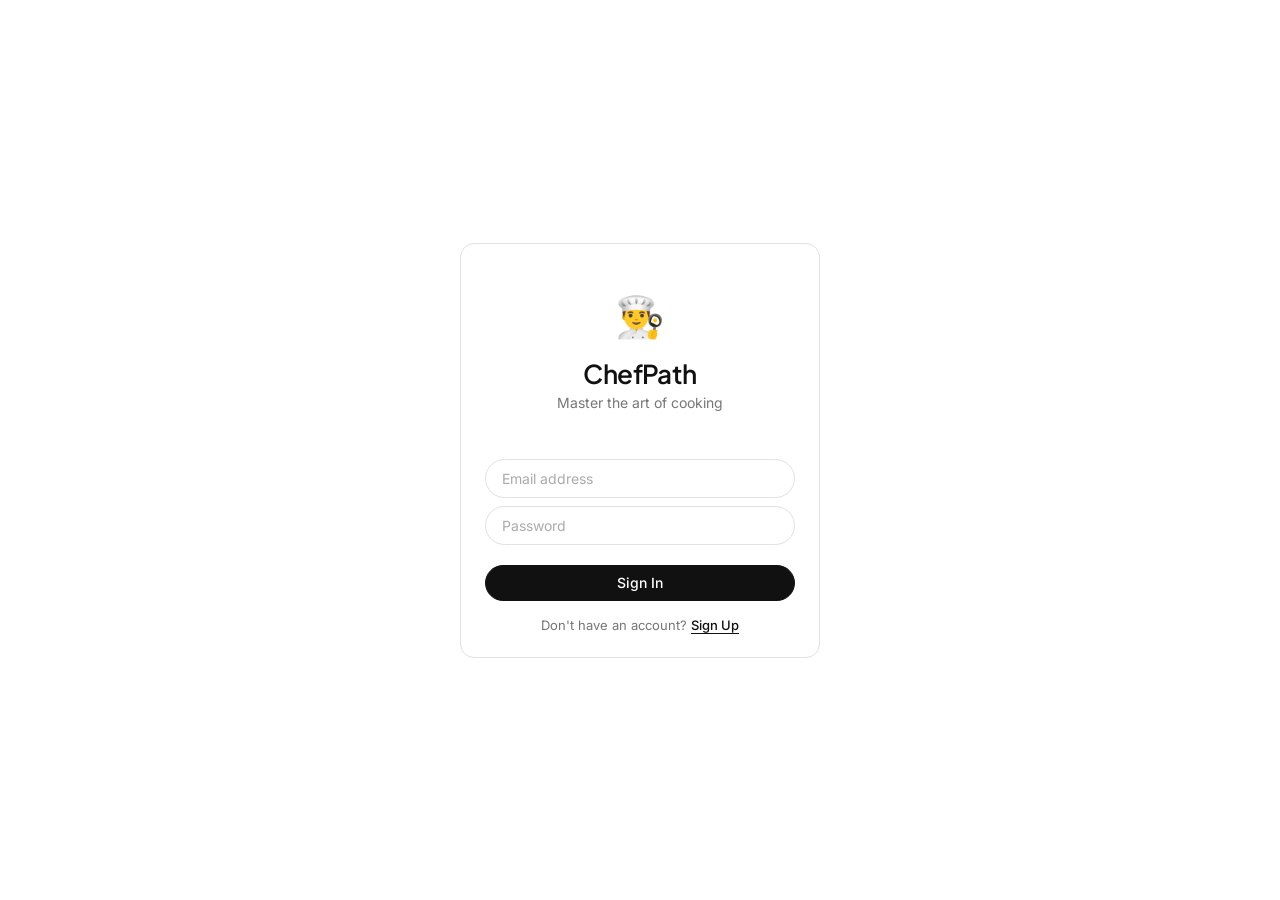
<file: docs/index.html>
<!DOCTYPE html>
<html lang="en" >
<head>
  <meta charset="UTF-8"/>
  <meta name="viewport" content="width=device-width, initial-scale=1.0"/>
  <meta name="description" content="ChefPath — Master the art of cooking through structured video lectures."/>
  <title>Sign In — ChefPath</title>
  <link rel="stylesheet" href="./css/design-system.css"/>
</head>
<body>
  <div id="loading-overlay" class="loading-overlay hidden"><div class="spinner"></div></div>

  <main class="page-login">
    <div class="login-card">
      <span class="login-icon">👨‍🍳</span>
      <h1 class="login-title">ChefPath</h1>
      <p class="login-subtitle">Master the art of cooking</p>

      <div id="auth-error" class="login-error"></div>

      <form id="login-form" class="login-form" onsubmit="return handleLogin(event)">
        <input id="email" type="email" class="input-field" placeholder="Email address" required autocomplete="email"/>
        <input id="password" type="password" class="input-field" placeholder="Password" required minlength="6" autocomplete="current-password"/>
        
        <div id="captcha-container" style="display:none; margin-top:8px; flex-direction:column; gap:8px;">
          <div style="display:flex; align-items:center; gap:8px;">
            <canvas id="captcha-canvas" width="120" height="40" style="border: 1px solid var(--border); border-radius: var(--radius-pill); background: var(--snow);"></canvas>
            <button type="button" onclick="refreshCaptcha()" style="background:none; border:1px solid var(--border); border-radius:50%; width:32px; height:32px; cursor:pointer; display:flex; align-items:center; justify-content:center; color:var(--black);">🔄</button>
          </div>
          <input id="captcha-input" type="text" class="input-field" placeholder="Enter CAPTCHA" autocomplete="off"/>
        </div>

        <button type="submit" id="btn-login" class="btn btn-black btn-full" style="margin-top:12px;">Sign In</button>
      </form>

      <p class="login-footer">
        Don't have an account?
        <a href="#" id="toggle-mode" onclick="toggleMode(event)">Sign Up</a>
      </p>
    </div>
  </main>

  <script src="./js/config.js"></script>
  <script src="./js/supabase-auth.js"></script>
  <script>
    let isSignUp = false;
    let currentCaptcha = "";

    function generateCaptchaText() {
        const chars = "0123456789abcdefghijklmnopqrstuvwxyzABCDEFGHIJKLMNOPQRSTUVWXYZ";
        let str = "";
        for (let i = 0; i < 5; i++) str += chars[Math.floor(Math.random() * chars.length)];
        return str;
    }

    function drawCaptcha(canvasId, text) {
        const canvas = document.getElementById(canvasId);
        if (!canvas) return;
        const ctx = canvas.getContext('2d');
        ctx.clearRect(0, 0, canvas.width, canvas.height);
        ctx.font = "bold 20px sans-serif";
        ctx.textBaseline = "middle";
        // Noise
        for(let i = 0; i < 30; i++) {
            ctx.fillStyle = `rgba(0,0,0,0.1)`;
            ctx.beginPath();
            ctx.arc(Math.random()*canvas.width, Math.random()*canvas.height, Math.random()*2, 0, Math.PI*2);
            ctx.fill();
        }
        // Text
        for (let i = 0; i < text.length; i++) {
            ctx.save();
            ctx.translate(15 + i * 20, canvas.height / 2);
            ctx.rotate((Math.random() - 0.5) * 0.4);
            ctx.fillStyle = "#111";
            ctx.fillText(text[i], 0, 0);
            ctx.restore();
        }
    }

    function refreshCaptcha() {
        currentCaptcha = generateCaptchaText();
        drawCaptcha('captcha-canvas', currentCaptcha);
        document.getElementById('captcha-input').value = '';
    }

    function toggleMode(e) {
      e.preventDefault(); isSignUp = !isSignUp;
      const btn = document.getElementById('btn-login');
      const footer = document.querySelector('.login-footer');
      const captchaContainer = document.getElementById('captcha-container');
      const captchaInput = document.getElementById('captcha-input');
      
      if (isSignUp) {
        btn.textContent = 'Create Account';
        footer.innerHTML = 'Already have an account? <a href="#" onclick="toggleMode(event)">Sign In</a>';
        captchaContainer.style.display = 'flex';
        captchaInput.required = true;
        refreshCaptcha();
      } else {
        btn.textContent = 'Sign In';
        footer.innerHTML = 'Don\'t have an account? <a href="#" onclick="toggleMode(event)">Sign Up</a>';
        captchaContainer.style.display = 'none';
        captchaInput.required = false;
      }
    }

    async function handleLogin(e) {
      e.preventDefault();
      const email = document.getElementById('email').value.trim();
      const password = document.getElementById('password').value;
      const errEl = document.getElementById('auth-error');
      const btn = document.getElementById('btn-login');
      errEl.style.display = 'none'; 

      if (isSignUp) {
          const userCaptcha = document.getElementById('captcha-input').value.trim();
          if (userCaptcha !== currentCaptcha) {
              errEl.textContent = 'CAPTCHA is incorrect, please try again.';
              errEl.style.display = 'block';
              refreshCaptcha();
              return false;
          }
      }

      btn.disabled = true;
      btn.textContent = isSignUp ? 'Creating…' : 'Signing in…';
      try {
        if (isSignUp) {
          const d = await Auth.signUp(email, password);
          if (d.access_token) { window.location.href = './dashboard.html'; }
          else { errEl.textContent = '✉️ Check your email to confirm.'; errEl.style.display = 'block'; }
        } else {
          await Auth.signIn(email, password);
          window.location.href = './dashboard.html';
        }
      } catch(err) { errEl.textContent = err.message; errEl.style.display = 'block'; }
      finally { btn.disabled = false; btn.textContent = isSignUp ? 'Create Account' : 'Sign In'; refreshCaptcha(); }
      return false;
    }

    if (Auth.isAuthenticated()) window.location.href = './dashboard.html';
  </script>
</body>
</html>
</file>
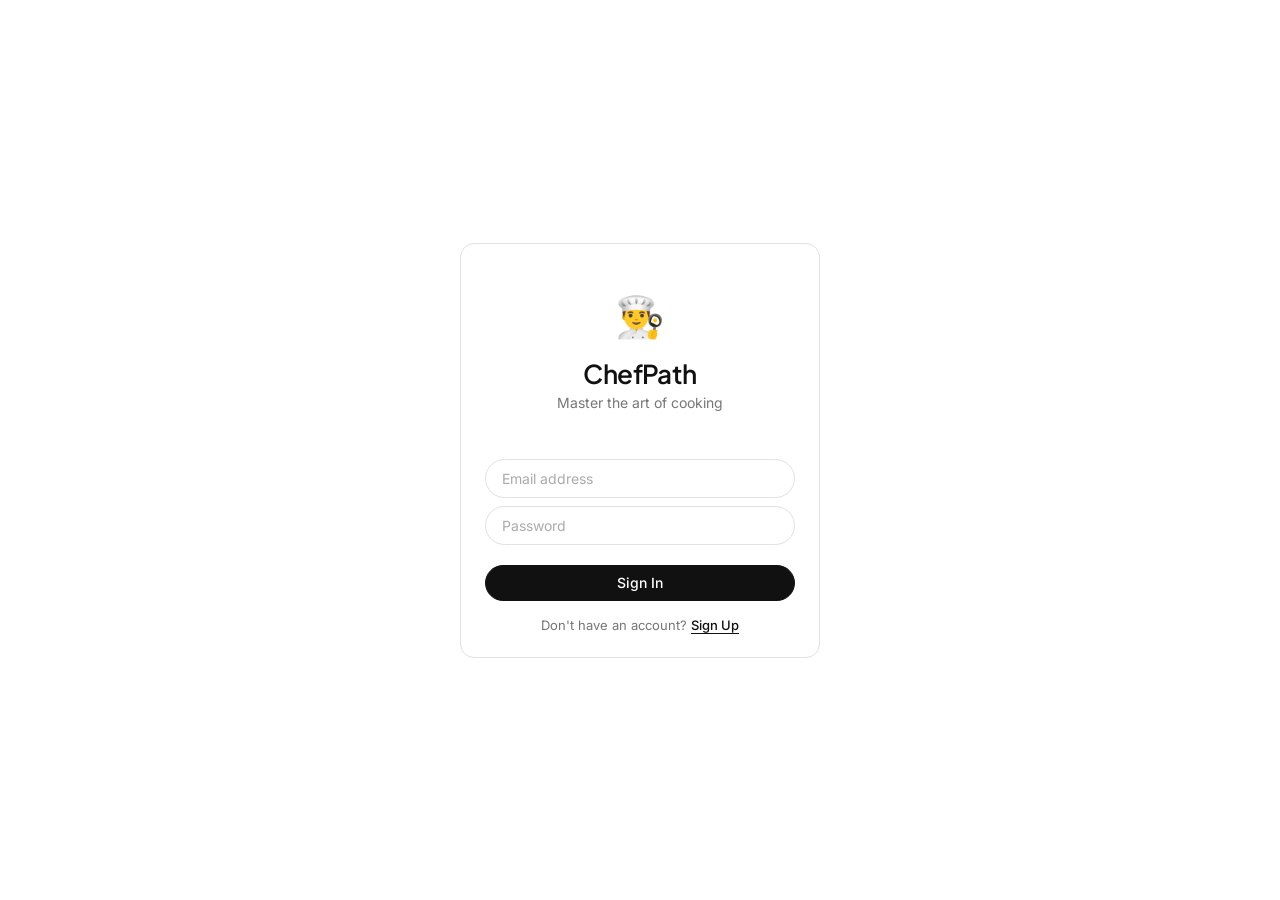
<file: docs/dashboard.html>
<!DOCTYPE html>
<html lang="en">

<head>
  <meta charset="UTF-8" />
  <meta name="viewport" content="width=device-width, initial-scale=1.0" />
  <meta name="description" content="ChefPath Dashboard — your cooking curriculum overview." />
  <title>Dashboard — ChefPath</title>
  <link rel="stylesheet" href="./css/design-system.css" />
  <script>
    (function(){var t=localStorage.getItem('chefpath-theme');if(t)document.documentElement.setAttribute('data-theme',t);})();
  </script>
</head>

<body>
  <div id="loading-overlay" class="loading-overlay">
    <div class="spinner"></div>
  </div>

  <!-- ── NAVBAR ── -->
  <nav class="navbar">
    <div class="navbar__inner">
      <a href="./dashboard.html" class="navbar__logo">
        <span class="navbar__logo-icon">👨‍🍳</span> ChefPath
      </a>
      <div class="navbar__right">
        <div class="streak-badge">
          <span class="streak-badge__icon">🔥</span>
          <span id="streak-label">0 day streak</span>
        </div>
        <a href="./profile.html" class="profile-btn" style="text-decoration: none;">
          <div class="profile-btn__avatar">👤</div>
          <span>Profile</span>
        </a>
      </div>
    </div>
  </nav>

  <!-- ── HERO / INFINITE CAROUSEL ── -->
  <section class="hero-section">
    <div class="container" style="display:flex;flex-direction:column;align-items:center;width:100%;">
      <p class="hero-eyebrow">Your cooking journey</p>
      <h1 class="hero-title">Did you know?</h1>
    </div>

    <!-- Full-bleed carousel wrapper -->
    <div class="carousel-wrapper" style="display:flex; align-items:center; justify-content:center; gap:var(--sp-md); max-width:1040px; margin:0 auto var(--sp-xl); padding:0 var(--sp-lg); width:100%;">
      <button class="carousel-btn carousel-btn--prev" onclick="moveCarousel(-1)" aria-label="Previous fact">&#10094;</button>
      <div class="carousel-infinite" style="width:100%; max-width:900px; margin:0;">
        <div class="carousel-infinite__track" id="fact-carousel-track">

        <!-- ── Original 10 slides ── -->
        <div class="carousel-infinite__slide">
          <div class="carousel-infinite__img"><img src="./img/fact_1.jpg" alt="Honey" loading="eager" /></div>
          <div class="carousel-infinite__body">
            <span class="carousel-infinite__fact-num">Fact 01</span>
            <p class="carousel-infinite__fact-text">Honey never spoils — archaeologists found 3,000-year-old honey in
              Egyptian tombs that was still perfectly edible.</p>
          </div>
        </div>

        <div class="carousel-infinite__slide">
          <div class="carousel-infinite__img"><img src="./img/fact_2.jpg" alt="Tomato" loading="lazy" /></div>
          <div class="carousel-infinite__body">
            <span class="carousel-infinite__fact-num">Fact 02</span>
            <p class="carousel-infinite__fact-text">Tomatoes are botanically fruits but legally treated as vegetables
              due to their savory flavor profile.</p>
          </div>
        </div>

        <div class="carousel-infinite__slide">
          <div class="carousel-infinite__img"><img src="./img/fact_3.jpg" alt="Dark Chocolate" loading="lazy" /></div>
          <div class="carousel-infinite__body">
            <span class="carousel-infinite__fact-num">Fact 03</span>
            <p class="carousel-infinite__fact-text">Dark chocolate contains flavonoids — antioxidants that support
              cardiovascular health and improve blood flow.</p>
          </div>
        </div>

        <div class="carousel-infinite__slide">
          <div class="carousel-infinite__img"><img src="./img/fact_4.jpg" alt="Banana" loading="lazy" /></div>
          <div class="carousel-infinite__body">
            <span class="carousel-infinite__fact-num">Fact 04</span>
            <p class="carousel-infinite__fact-text">Bananas emit trace radiation from potassium-40, but you'd need to
              eat millions at once for it to be harmful.</p>
          </div>
        </div>

        <div class="carousel-infinite__slide">
          <div class="carousel-infinite__img"><img src="./img/fact_5.jpg" alt="Sea Salt" loading="lazy" /></div>
          <div class="carousel-infinite__body">
            <span class="carousel-infinite__fact-num">Fact 05</span>
            <p class="carousel-infinite__fact-text">Sea salt retains trace minerals like magnesium and calcium, giving
              it a richer, brinier flavor than table salt.</p>
          </div>
        </div>

        <div class="carousel-infinite__slide">
          <div class="carousel-infinite__img"><img src="./img/fact_6.jpg" alt="Spice" loading="lazy" /></div>
          <div class="carousel-infinite__body">
            <span class="carousel-infinite__fact-num">Fact 06</span>
            <p class="carousel-infinite__fact-text">Capsaicin in spicy foods triggers heat receptors, prompting the
              brain to release endorphins — a natural high.</p>
          </div>
        </div>

        <div class="carousel-infinite__slide">
          <div class="carousel-infinite__img"><img src="./img/fact_7.jpg" alt="Avocado" loading="lazy" /></div>
          <div class="carousel-infinite__body">
            <span class="carousel-infinite__fact-num">Fact 07</span>
            <p class="carousel-infinite__fact-text">Avocados are technically single-seeded berries packed with
              monounsaturated fats that lower bad cholesterol.</p>
          </div>
        </div>

        <div class="carousel-infinite__slide">
          <div class="carousel-infinite__img"><img src="./img/fact_8.jpg" alt="Fermented foods" loading="lazy" /></div>
          <div class="carousel-infinite__body">
            <span class="carousel-infinite__fact-num">Fact 08</span>
            <p class="carousel-infinite__fact-text">Fermented foods like kimchi, kefir, and yogurt contain live
              probiotics that strengthen the gut microbiome.</p>
          </div>
        </div>

        <div class="carousel-infinite__slide">
          <div class="carousel-infinite__img"><img src="./img/fact_9.jpg" alt="Umami" loading="lazy" /></div>
          <div class="carousel-infinite__body">
            <span class="carousel-infinite__fact-num">Fact 09</span>
            <p class="carousel-infinite__fact-text">Umami — the fifth basic taste — comes from glutamates found
              naturally in aged cheeses, mushrooms, and soy sauce.</p>
          </div>
        </div>

        <div class="carousel-infinite__slide">
          <div class="carousel-infinite__img"><img src="./img/fact_10.jpg" alt="Carrot" loading="lazy" /></div>
          <div class="carousel-infinite__body">
            <span class="carousel-infinite__fact-num">Fact 10</span>
            <p class="carousel-infinite__fact-text">Carrots were originally purple or yellow — the orange variety was
              selectively bred by Dutch farmers in the 17th century.</p>
          </div>
        </div>

        <!-- ── Duplicate for seamless loop ── -->
        <div class="carousel-infinite__slide">
          <div class="carousel-infinite__img"><img src="./img/fact_1.jpg" alt="Honey" loading="lazy" /></div>
          <div class="carousel-infinite__body">
            <span class="carousel-infinite__fact-num">Fact 01</span>
            <p class="carousel-infinite__fact-text">Honey never spoils — archaeologists found 3,000-year-old honey in
              Egyptian tombs that was still perfectly edible.</p>
          </div>
        </div>

        <div class="carousel-infinite__slide">
          <div class="carousel-infinite__img"><img src="./img/fact_2.jpg" alt="Tomato" loading="lazy" /></div>
          <div class="carousel-infinite__body">
            <span class="carousel-infinite__fact-num">Fact 02</span>
            <p class="carousel-infinite__fact-text">Tomatoes are botanically fruits but legally treated as vegetables
              due to their savory flavor profile.</p>
          </div>
        </div>

        <div class="carousel-infinite__slide">
          <div class="carousel-infinite__img"><img src="./img/fact_3.jpg" alt="Dark Chocolate" loading="lazy" /></div>
          <div class="carousel-infinite__body">
            <span class="carousel-infinite__fact-num">Fact 03</span>
            <p class="carousel-infinite__fact-text">Dark chocolate contains flavonoids — antioxidants that support
              cardiovascular health and improve blood flow.</p>
          </div>
        </div>

        <div class="carousel-infinite__slide">
          <div class="carousel-infinite__img"><img src="./img/fact_4.jpg" alt="Banana" loading="lazy" /></div>
          <div class="carousel-infinite__body">
            <span class="carousel-infinite__fact-num">Fact 04</span>
            <p class="carousel-infinite__fact-text">Bananas emit trace radiation from potassium-40, but you'd need to
              eat millions at once for it to be harmful.</p>
          </div>
        </div>

        <div class="carousel-infinite__slide">
          <div class="carousel-infinite__img"><img src="./img/fact_5.jpg" alt="Sea Salt" loading="lazy" /></div>
          <div class="carousel-infinite__body">
            <span class="carousel-infinite__fact-num">Fact 05</span>
            <p class="carousel-infinite__fact-text">Sea salt retains trace minerals like magnesium and calcium, giving
              it a richer, brinier flavor than table salt.</p>
          </div>
        </div>

        <div class="carousel-infinite__slide">
          <div class="carousel-infinite__img"><img src="./img/fact_6.jpg" alt="Spice" loading="lazy" /></div>
          <div class="carousel-infinite__body">
            <span class="carousel-infinite__fact-num">Fact 06</span>
            <p class="carousel-infinite__fact-text">Capsaicin in spicy foods triggers heat receptors, prompting the
              brain to release endorphins — a natural high.</p>
          </div>
        </div>

        <div class="carousel-infinite__slide">
          <div class="carousel-infinite__img"><img src="./img/fact_7.jpg" alt="Avocado" loading="lazy" /></div>
          <div class="carousel-infinite__body">
            <span class="carousel-infinite__fact-num">Fact 07</span>
            <p class="carousel-infinite__fact-text">Avocados are technically single-seeded berries packed with
              monounsaturated fats that lower bad cholesterol.</p>
          </div>
        </div>

        <div class="carousel-infinite__slide">
          <div class="carousel-infinite__img"><img src="./img/fact_8.jpg" alt="Fermented foods" loading="lazy" /></div>
          <div class="carousel-infinite__body">
            <span class="carousel-infinite__fact-num">Fact 08</span>
            <p class="carousel-infinite__fact-text">Fermented foods like kimchi, kefir, and yogurt contain live
              probiotics that strengthen the gut microbiome.</p>
          </div>
        </div>

        <div class="carousel-infinite__slide">
          <div class="carousel-infinite__img"><img src="./img/fact_9.jpg" alt="Umami" loading="lazy" /></div>
          <div class="carousel-infinite__body">
            <span class="carousel-infinite__fact-num">Fact 09</span>
            <p class="carousel-infinite__fact-text">Umami — the fifth basic taste — comes from glutamates found
              naturally in aged cheeses, mushrooms, and soy sauce.</p>
          </div>
        </div>

        <div class="carousel-infinite__slide">
          <div class="carousel-infinite__img"><img src="./img/fact_10.jpg" alt="Carrot" loading="lazy" /></div>
          <div class="carousel-infinite__body">
            <span class="carousel-infinite__fact-num">Fact 10</span>
            <p class="carousel-infinite__fact-text">Carrots were originally purple or yellow — the orange variety was
              selectively bred by Dutch farmers in the 17th century.</p>
          </div>
        </div>

      </div><!-- /track -->
      </div><!-- /carousel-infinite -->
      <button class="carousel-btn carousel-btn--next" onclick="moveCarousel(1)" aria-label="Next fact">&#10095;</button>
    </div><!-- /carousel-wrapper -->

    <div class="container" style="display:flex;flex-direction:column;align-items:center;width:100%;">
      <button class="scroll-cue" onclick="document.getElementById('units-section').scrollIntoView({behavior:'smooth'})"
        aria-label="Scroll to units">
        <span class="scroll-cue__label">See your units</span>
        <span class="scroll-cue__arrow">↓</span>
      </button>
    </div>
  </section>

  <!-- ── UNITS SECTION ── -->
  <section class="units-section" id="units-section">
    <div class="container">
      <p class="section-eyebrow">Curriculum</p>
      <h2 class="section-title">Your 20 Units</h2>
      <div class="units-grid" id="units-grid">
        <!-- populated by app.js -->
      </div>
    </div>
  </section>

  <script src="./js/config.js"></script>
  <script src="./js/supabase-auth.js"></script>
  <script src="./js/app.js"></script>
  <script>
    document.addEventListener('DOMContentLoaded', initDashboard);
  </script>
</body>

</html>
</file>
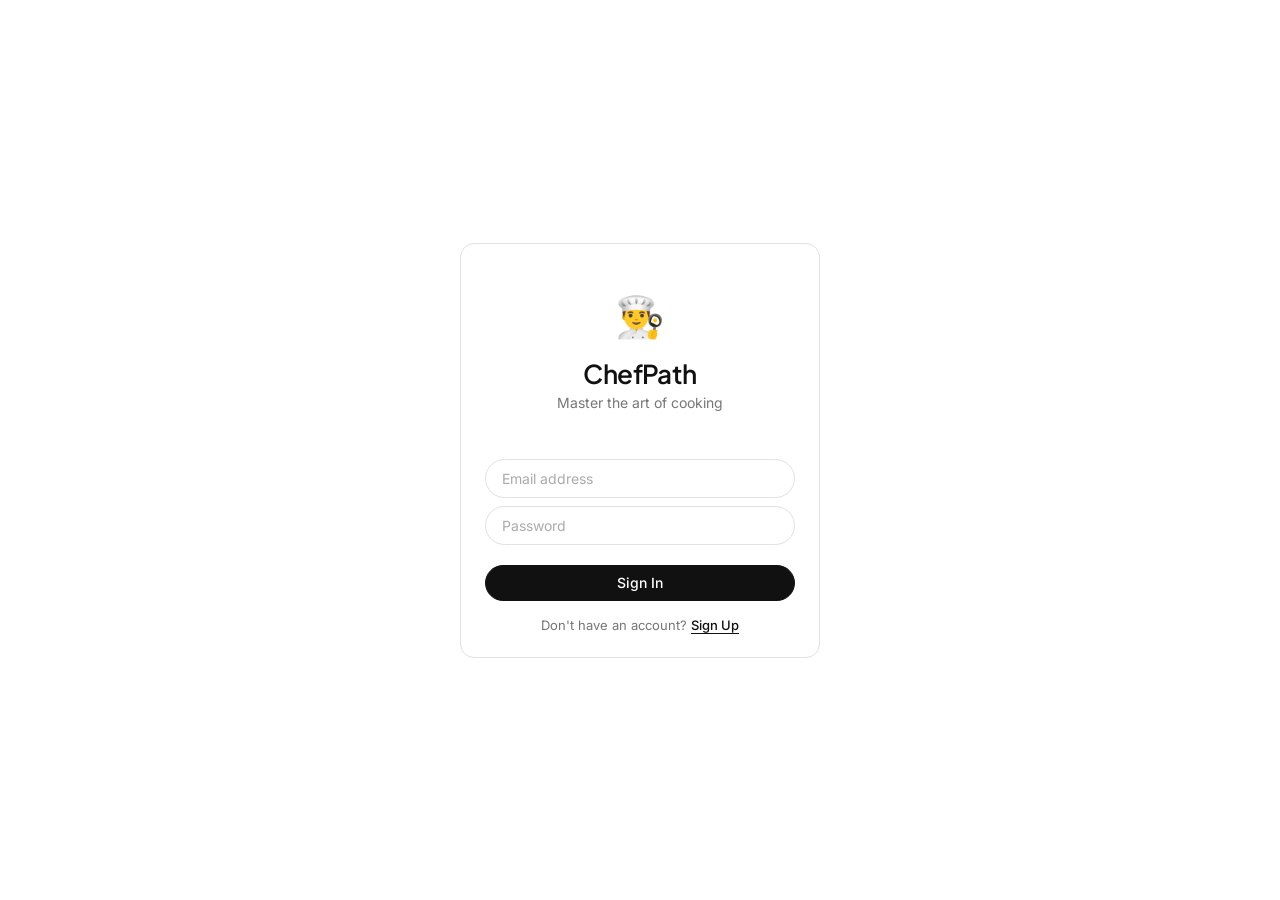
<file: docs/lectures.html>
<!DOCTYPE html>
<html lang="en" >
<head>
  <meta charset="UTF-8"/>
  <meta name="viewport" content="width=device-width, initial-scale=1.0"/>
  <meta name="description" content="ChefPath — Unit lectures."/>
  <title>Unit — ChefPath</title>
  <link rel="stylesheet" href="./css/design-system.css"/>
  <script>
    (function(){var t=localStorage.getItem('chefpath-theme');if(t)document.documentElement.setAttribute('data-theme',t);})();
  </script>
</head>
<body>
  <div id="loading-overlay" class="loading-overlay"><div class="spinner"></div></div>

  <!-- TOP NAVBAR -->
  <nav class="navbar">
    <div class="navbar__inner">
      <a href="./dashboard.html" class="navbar__logo">
        <span class="navbar__logo-icon">👨‍🍳</span> ChefPath
      </a>
      <div class="navbar__right">
        <div class="streak-badge">
          <span class="streak-badge__icon">🔥</span>
          <span id="streak-label">0 day streak</span>
        </div>
        <a href="./profile.html" class="profile-btn" style="text-decoration: none;">
          <div class="profile-btn__avatar">👤</div>
          <span>Profile</span>
        </a>
      </div>
    </div>
  </nav>

  <!-- MAIN CONTENT -->
  <main>
    <div class="container unit-page">
      <div class="unit-page__header">
        <a href="/dashboard#units-section" class="back-link">← Back to curriculum</a>
        <h1 class="unit-page__title" id="unit-title">Loading…</h1>
        <p class="unit-page__subtitle" id="unit-subtitle"></p>
        <p class="unit-page__meta" id="unit-meta"></p>
      </div>
      <div class="lessons-list" id="lessons-list">
        <!-- populated by app.js -->
      </div>
    </div>
  </main>

  <!-- FOOTER UNIT NAV — rendered by JS after data loads -->
  <nav class="unit-footer-nav" id="unit-footer-nav" style="display:none;">
    <div class="unit-footer-nav__inner">
      <!-- Previous button — hidden on unit 1 -->
      <div id="footer-prev-wrap">
        <a id="footer-prev-btn" href="#" class="btn btn-outline">← Previous unit</a>
      </div>
      <!-- Center label -->
      <span class="unit-footer-nav__center" id="footer-unit-label"></span>
      <!-- Next button — hidden on unit 20, disabled if locked -->
      <div id="footer-next-wrap">
        <a id="footer-next-btn" href="#" class="btn btn-black">Next unit →</a>
      </div>
    </div>
  </nav>

  <script src="./js/config.js"></script>
  <script src="./js/supabase-auth.js"></script>
  <script src="./js/app.js"></script>
  <script>
    document.addEventListener('DOMContentLoaded', initLectureList);
  </script>
</body>
</html>
</file>
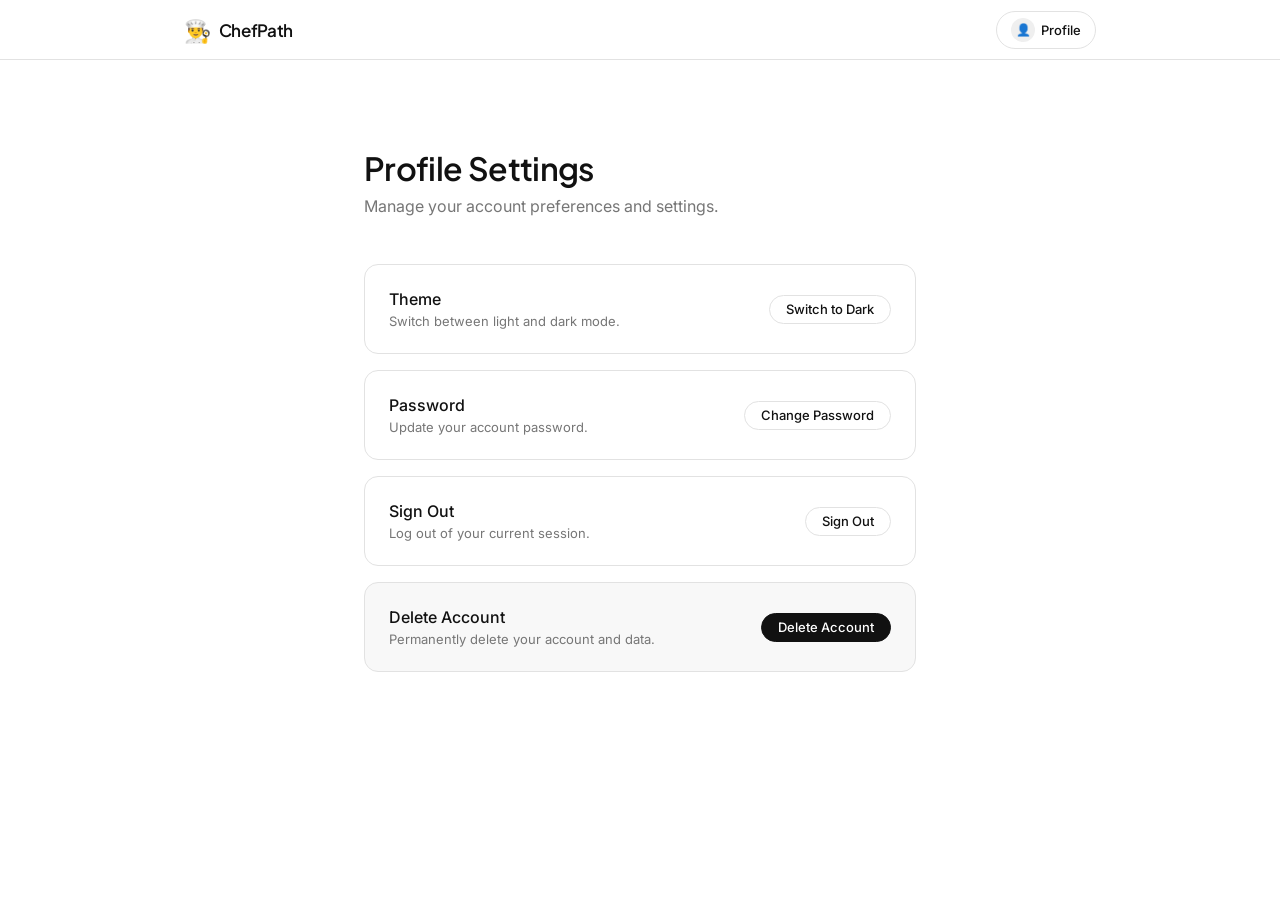
<file: docs/profile.html>
<!DOCTYPE html>
<html lang="en">
<head>
  <meta charset="UTF-8"/>
  <meta name="viewport" content="width=device-width, initial-scale=1.0"/>
  <meta name="description" content="ChefPath Profile Settings"/>
  <title>Profile — ChefPath</title>
  <link rel="stylesheet" href="./css/design-system.css"/>
  <script>
    (function(){var t=localStorage.getItem('chefpath-theme');if(t)document.documentElement.setAttribute('data-theme',t);})();
  </script>
</head>
<body>
  <div id="loading-overlay" class="loading-overlay hidden"><div class="spinner"></div></div>

  <!-- ── NAVBAR ── -->
  <nav class="navbar">
    <div class="navbar__inner">
      <a href="./dashboard.html" class="navbar__logo">
        <span class="navbar__logo-icon">👨‍🍳</span> ChefPath
      </a>
      <div class="navbar__right">
        <a href="./profile.html" class="profile-btn" style="text-decoration: none;">
          <div class="profile-btn__avatar">👤</div>
          <span>Profile</span>
        </a>
      </div>
    </div>
  </nav>

  <!-- ── PROFILE SETTINGS ── -->
  <main class="container" style="max-width: 600px; padding-top: var(--sp-2xl); padding-bottom: var(--sp-2xl);">
    <h1 style="font-family: var(--font-display); font-size: 32px; font-weight: 600; margin-bottom: var(--sp-sm); letter-spacing: -0.02em;">Profile Settings</h1>
    <p style="color: var(--muted); margin-bottom: var(--sp-xl);">Manage your account preferences and settings.</p>

    <div style="display: flex; flex-direction: column; gap: var(--sp-md);">
      
      <!-- Theme Setting -->
      <div style="border: 1px solid var(--border); border-radius: var(--radius-card); padding: var(--sp-lg); display: flex; align-items: center; justify-content: space-between;">
        <div>
          <h2 style="font-size: 16px; font-weight: 500; margin-bottom: 4px;">Theme</h2>
          <p style="font-size: 13px; color: var(--muted);">Switch between light and dark mode.</p>
        </div>
        <button id="btn-toggle-theme" class="btn btn-outline btn-sm">Toggle Theme</button>
      </div>

      <!-- Password Setting -->
      <div style="border: 1px solid var(--border); border-radius: var(--radius-card); padding: var(--sp-lg); display: flex; align-items: center; justify-content: space-between;">
        <div>
          <h2 style="font-size: 16px; font-weight: 500; margin-bottom: 4px;">Password</h2>
          <p style="font-size: 13px; color: var(--muted);">Update your account password.</p>
        </div>
        <button class="btn btn-outline btn-sm">Change Password</button>
      </div>

      <!-- Sign Out -->
      <div style="border: 1px solid var(--border); border-radius: var(--radius-card); padding: var(--sp-lg); display: flex; align-items: center; justify-content: space-between;">
        <div>
          <h2 style="font-size: 16px; font-weight: 500; margin-bottom: 4px;">Sign Out</h2>
          <p style="font-size: 13px; color: var(--muted);">Log out of your current session.</p>
        </div>
        <button id="btn-sign-out" class="btn btn-outline btn-sm">Sign Out</button>
      </div>

      <!-- Delete Account -->
      <div style="border: 1px solid var(--border); border-radius: var(--radius-card); padding: var(--sp-lg); display: flex; align-items: center; justify-content: space-between; background: var(--snow);">
        <div>
          <h2 style="font-size: 16px; font-weight: 500; margin-bottom: 4px; color: var(--black);">Delete Account</h2>
          <p style="font-size: 13px; color: var(--muted);">Permanently delete your account and data.</p>
        </div>
        <button id="btn-show-delete" class="btn btn-black btn-sm">Delete Account</button>
      </div>

    </div>
  </main>

  <!-- ── DELETE ACCOUNT MODAL ── -->
  <div id="delete-modal" style="display:none; position:fixed; top:0; left:0; width:100%; height:100%; background:rgba(0,0,0,0.5); align-items:center; justify-content:center; z-index:1000; padding:var(--sp-md);">
    <div style="background:var(--snow); padding:var(--sp-xl); border-radius:var(--radius-card); width:100%; max-width:400px; text-align:center; border: 1px solid var(--border);">
      <h2 style="font-size:20px; font-weight:600; margin-bottom:8px; font-family:var(--font-display);">Confirm Deletion</h2>
      <p style="color:var(--muted); margin-bottom:20px; font-size:14px;">Please complete the CAPTCHA to confirm you want to delete your account.</p>
      
      <div style="display:flex; align-items:center; justify-content:center; gap:8px; margin-bottom:12px;">
         <canvas id="delete-captcha-canvas" width="120" height="40" style="border:1px solid var(--border); border-radius:var(--radius-pill); background: white;"></canvas>
         <button type="button" onclick="refreshDeleteCaptcha()" style="background:none; border:1px solid var(--border); border-radius:50%; width:32px; height:32px; cursor:pointer; display:flex; align-items:center; justify-content:center; color:var(--black);">🔄</button>
      </div>
      
      <input type="text" id="delete-captcha-input" class="input-field" placeholder="Enter CAPTCHA" style="margin-bottom:16px;" autocomplete="off" />
      <div id="delete-error" style="color:#ef4444; font-size:13px; margin-bottom:16px; display:none;"></div>
      
      <div style="display:flex; gap:12px;">
         <button id="btn-cancel-delete" class="btn btn-outline" style="flex:1;">Cancel</button>
         <button id="btn-confirm-delete" class="btn btn-black" style="flex:1; background:#ef4444; border-color:#ef4444; color:white;">Delete</button>
      </div>
    </div>
  </div>

  <script src="./js/config.js"></script>
  <script src="./js/supabase-auth.js"></script>
  <script>
    // ── Theme ──
    const root = document.documentElement;
    const THEME_KEY = 'chefpath-theme';
    function applyTheme(theme) {
      root.setAttribute('data-theme', theme);
      localStorage.setItem(THEME_KEY, theme);
      const btn = document.getElementById('btn-toggle-theme');
      if (btn) btn.textContent = theme === 'dark' ? 'Switch to Light' : 'Switch to Dark';
    }
    applyTheme(localStorage.getItem(THEME_KEY) || 'light');
    document.getElementById('btn-toggle-theme').addEventListener('click', function () {
      const current = root.getAttribute('data-theme') || 'light';
      applyTheme(current === 'dark' ? 'light' : 'dark');
    });

    // ── Sign Out ──
    document.getElementById('btn-sign-out').addEventListener('click', async function () {
      try { await Auth.signOut(); } catch (e) {}
      window.location.href = './index.html';
    });

    // ── Delete Account CAPTCHA & Logic ──
    let deleteCaptchaText = "";

    function generateCaptchaText() {
        const chars = "0123456789abcdefghijklmnopqrstuvwxyzABCDEFGHIJKLMNOPQRSTUVWXYZ";
        let str = "";
        for (let i = 0; i < 5; i++) str += chars[Math.floor(Math.random() * chars.length)];
        return str;
    }

    function drawCaptchaCanvas(canvasId, text) {
        const canvas = document.getElementById(canvasId);
        if (!canvas) return;
        const ctx = canvas.getContext('2d');
        ctx.clearRect(0, 0, canvas.width, canvas.height);
        ctx.font = "bold 20px sans-serif";
        ctx.textBaseline = "middle";
        // Noise
        for(let i = 0; i < 30; i++) {
            ctx.fillStyle = `rgba(0,0,0,0.1)`;
            ctx.beginPath();
            ctx.arc(Math.random()*canvas.width, Math.random()*canvas.height, Math.random()*2, 0, Math.PI*2);
            ctx.fill();
        }
        // Text
        for (let i = 0; i < text.length; i++) {
            ctx.save();
            ctx.translate(15 + i * 20, canvas.height / 2);
            ctx.rotate((Math.random() - 0.5) * 0.4);
            ctx.fillStyle = "#111";
            ctx.fillText(text[i], 0, 0);
            ctx.restore();
        }
    }

    function refreshDeleteCaptcha() {
        deleteCaptchaText = generateCaptchaText();
        drawCaptchaCanvas('delete-captcha-canvas', deleteCaptchaText);
        document.getElementById('delete-captcha-input').value = '';
    }

    const deleteModal = document.getElementById('delete-modal');
    const btnShowDelete = document.getElementById('btn-show-delete');
    const btnCancelDelete = document.getElementById('btn-cancel-delete');
    const btnConfirmDelete = document.getElementById('btn-confirm-delete');
    const deleteError = document.getElementById('delete-error');

    btnShowDelete.addEventListener('click', () => {
        deleteModal.style.display = 'flex';
        refreshDeleteCaptcha();
        deleteError.style.display = 'none';
    });

    btnCancelDelete.addEventListener('click', () => {
        deleteModal.style.display = 'none';
    });

    btnConfirmDelete.addEventListener('click', async () => {
        const val = document.getElementById('delete-captcha-input').value.trim();
        if (val !== deleteCaptchaText) {
            deleteError.textContent = "CAPTCHA is incorrect, please try again.";
            deleteError.style.display = 'block';
            refreshDeleteCaptcha();
            return;
        }
        
        btnConfirmDelete.disabled = true;
        btnConfirmDelete.textContent = "Deleting...";
        try {
            const userId = Session.getUserId();
            if (userId) {
                // Delete user data from public tables if possible, using Supabase REST
                // Assuming RLS allows users to delete their own records in `users`
                await fetch(`${SUPABASE_URL}/rest/v1/users?id=eq.${userId}`, {
                    method: 'DELETE',
                    headers: {
                        'apikey': SUPABASE_ANON_KEY,
                        'Authorization': `Bearer ${Session.getJwt()}`
                    }
                });
            }
            // Sign out
            await Auth.signOut();
            window.location.href = './index.html';
        } catch(err) {
            deleteError.textContent = "Failed to delete account. Please try again.";
            deleteError.style.display = 'block';
            btnConfirmDelete.disabled = false;
            btnConfirmDelete.textContent = "Delete";
            refreshDeleteCaptcha();
        }
    });
  </script>
</body>
</html>
</file>
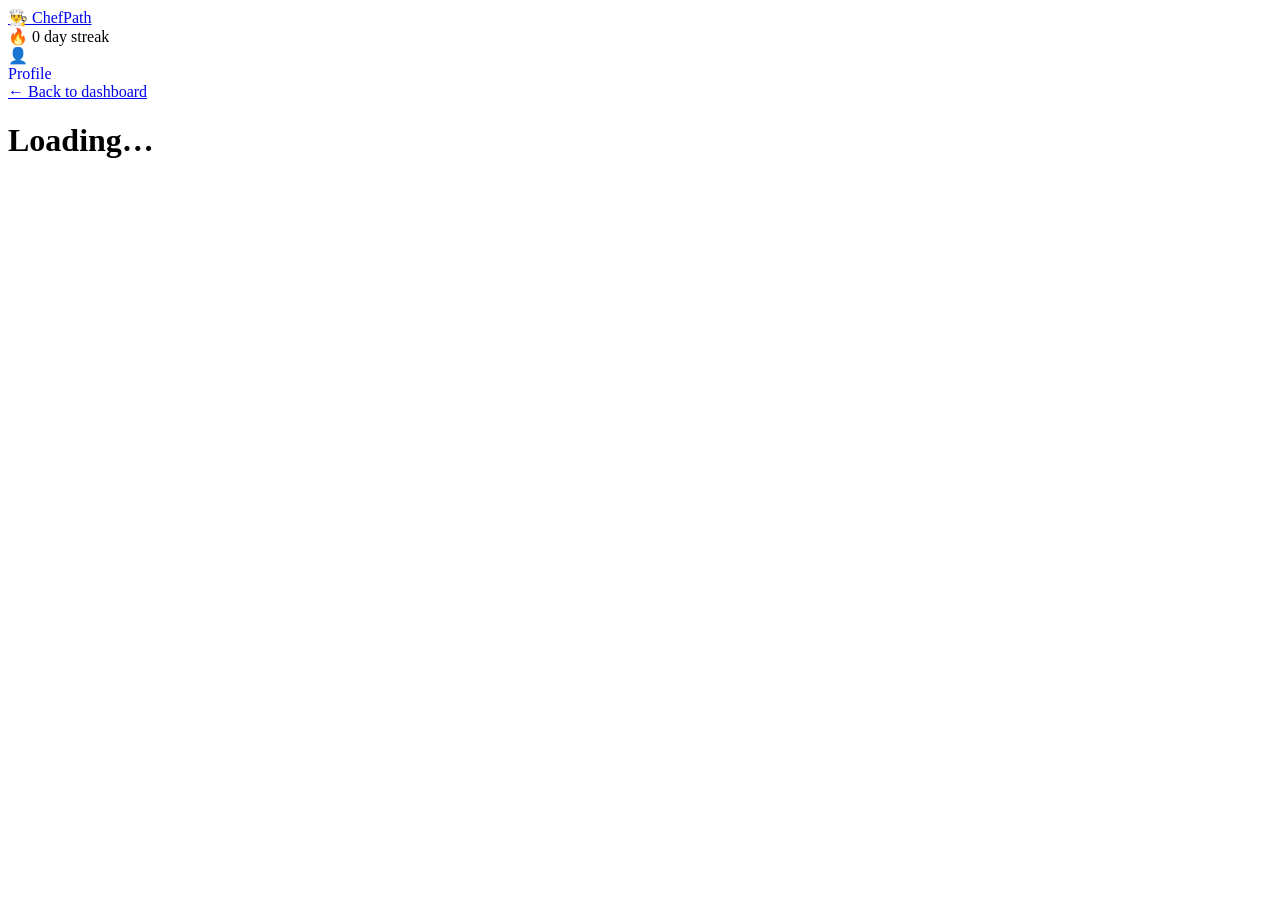
<file: src/main/resources/templates/lectures.html>
<!DOCTYPE html>
<html lang="en" xmlns:th="http://www.thymeleaf.org">

<head>
  <meta charset="UTF-8" />
  <meta name="viewport" content="width=device-width, initial-scale=1.0" />
  <meta name="description" content="ChefPath — Unit lectures." />
  <title>Unit — ChefPath</title>
  <link rel="stylesheet" th:href="@{/css/design-system.css}" />
  <script>
    (function(){var t=localStorage.getItem('chefpath-theme');if(t)document.documentElement.setAttribute('data-theme',t);})();
  </script>
</head>

<body>
  <div id="loading-overlay" class="loading-overlay">
    <div class="spinner"></div>
  </div>

  <!-- TOP NAVBAR -->
  <nav class="navbar">
    <div class="navbar__inner">
      <a href="/dashboard" class="navbar__logo">
        <span class="navbar__logo-icon">👨‍🍳</span> ChefPath
      </a>
      <div class="navbar__right">
        <div class="streak-badge">
          <span class="streak-badge__icon">🔥</span>
          <span id="streak-label">0 day streak</span>
        </div>
        <a href="/profile" class="profile-btn" style="text-decoration: none;">
          <div class="profile-btn__avatar">👤</div>
          <span>Profile</span>
        </a>
      </div>
    </div>
  </nav>

  <!-- MAIN CONTENT -->
  <main>
    <div class="container unit-page">
      <div class="unit-page__header">
        <a href="/dashboard#units-section" class="back-link">← Back to dashboard</a>
        <h1 class="unit-page__title" id="unit-title">Loading…</h1>
        <p class="unit-page__subtitle" id="unit-subtitle"></p>
        <p class="unit-page__meta" id="unit-meta"></p>
      </div>
      <div class="lessons-list" id="lessons-list">
        <!-- populated by app.js -->
      </div>
    </div>
  </main>

  <!-- FOOTER UNIT NAV — rendered by JS after data loads -->
  <nav class="unit-footer-nav" id="unit-footer-nav" style="display:none;">
    <div class="unit-footer-nav__inner">
      <!-- Previous button — hidden on unit 1 -->
      <div id="footer-prev-wrap">
        <a id="footer-prev-btn" href="#" class="btn btn-outline">← Previous unit</a>
      </div>
      <!-- Center label -->
      <span class="unit-footer-nav__center" id="footer-unit-label"></span>
      <!-- Next button — hidden on unit 20, disabled if locked -->
      <div id="footer-next-wrap">
        <a id="footer-next-btn" href="#" class="btn btn-black">Next unit →</a>
      </div>
    </div>
  </nav>

  <script th:inline="javascript">
    window.__SUPABASE_URL__ = /*[[${supabaseUrl}]]*/ '';
    window.__SUPABASE_ANON_KEY__ = /*[[${supabaseAnonKey}]]*/ '';
  </script>
  <script th:src="@{/js/supabase-auth.js}"></script>
  <script th:src="@{/js/app.js}"></script>
  <script>
    document.addEventListener('DOMContentLoaded', initLectureList);
  </script>
</body>

</html>
</file>
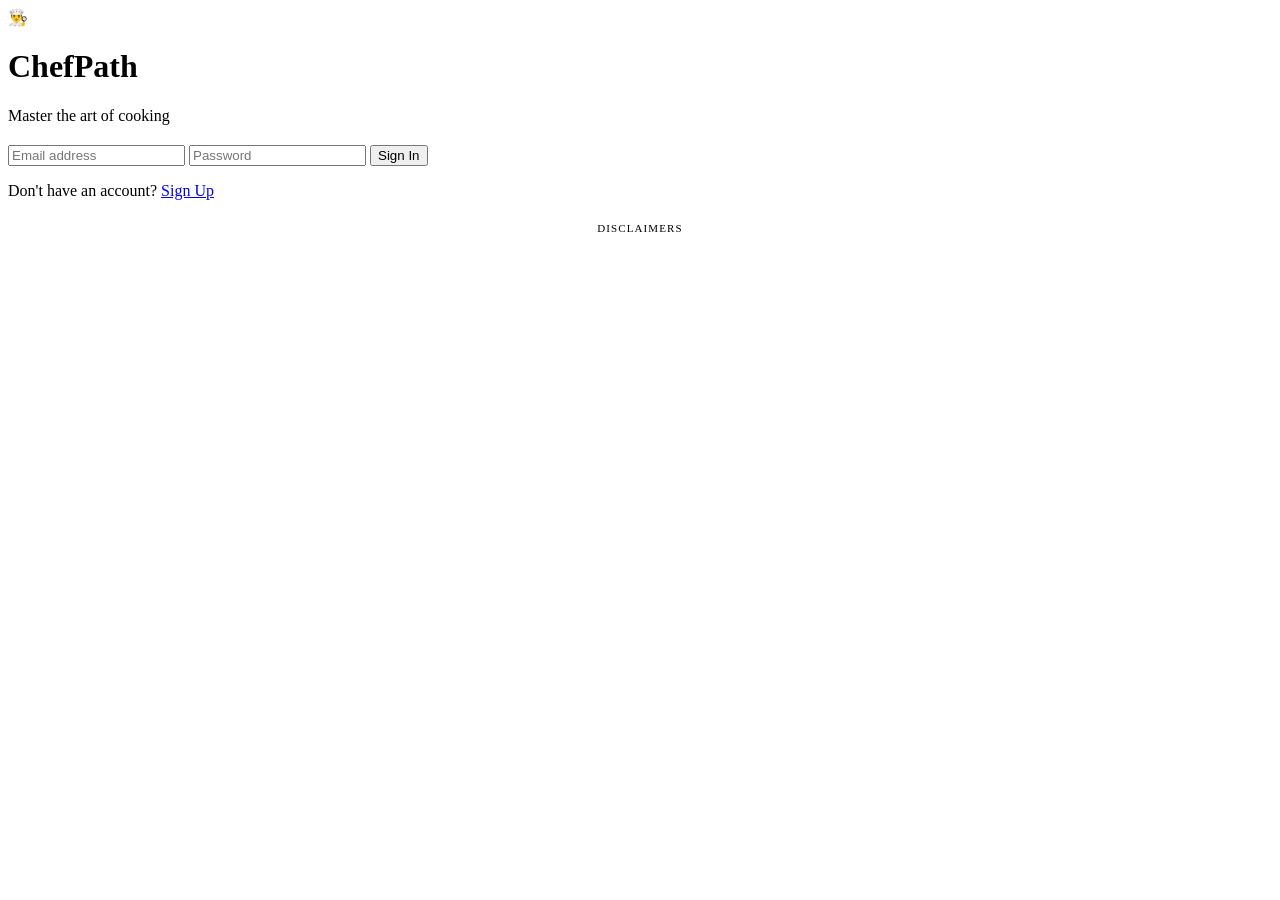
<file: src/main/resources/templates/login.html>
<!DOCTYPE html>
<html lang="en" xmlns:th="http://www.thymeleaf.org">
<head>
  <meta charset="UTF-8"/>
  <meta name="viewport" content="width=device-width, initial-scale=1.0"/>
  <meta name="description" content="ChefPath — Master the art of cooking through structured video lectures."/>
  <title>Sign In — ChefPath</title>
  <link rel="stylesheet" th:href="@{/css/design-system.css}"/>
  <script>
    (function(){var t=localStorage.getItem('chefpath-theme');if(t)document.documentElement.setAttribute('data-theme',t);})();
  </script>
</head>
<body>
  <div id="loading-overlay" class="loading-overlay hidden"><div class="spinner"></div></div>

  <main class="page-login">
    <div class="login-card">
      <span class="login-icon">👨‍🍳</span>
      <h1 class="login-title">ChefPath</h1>
      <p class="login-subtitle">Master the art of cooking</p>

      <div id="auth-error" class="login-error"></div>

      <form id="login-form" class="login-form" onsubmit="return handleLogin(event)">
        <input id="email" type="email" class="input-field" placeholder="Email address" required autocomplete="email"/>
        <input id="password" type="password" class="input-field" placeholder="Password" required minlength="6" autocomplete="current-password"/>
        <button type="submit" id="btn-login" class="btn btn-black btn-full" style="margin-top:4px;">Sign In</button>
      </form>

      <p class="login-footer">
        Don't have an account?
        <a href="#" id="toggle-mode" onclick="toggleMode(event)">Sign Up</a>
      </p>

      <div style="margin-top: var(--sp-md); text-align: center;">
        <a href="/Disclaimer.pdf" target="_blank" rel="noopener noreferrer"
           style="font-size:11px; letter-spacing:0.1em; color:var(--muted);
                  text-decoration:none; text-transform:uppercase; font-weight:500;
                  padding:6px 14px; border:1px solid var(--border);
                  border-radius:9999px; display:inline-block;
                  transition:border-color 0.15s, color 0.15s;">
          Disclaimers
        </a>
      </div>
    </div>
  </main>

  <script th:inline="javascript">
    window.__SUPABASE_URL__      = /*[[${supabaseUrl}]]*/ '';
    window.__SUPABASE_ANON_KEY__ = /*[[${supabaseAnonKey}]]*/ '';
  </script>
  <script th:src="@{/js/supabase-auth.js}"></script>
  <script>
    let isSignUp = false;
    function toggleMode(e) {
      e.preventDefault(); isSignUp = !isSignUp;
      const btn = document.getElementById('btn-login');
      const footer = document.querySelector('.login-footer');
      if (isSignUp) {
        btn.textContent = 'Create Account';
        footer.innerHTML = 'Already have an account? <a href="#" onclick="toggleMode(event)">Sign In</a>';
      } else {
        btn.textContent = 'Sign In';
        footer.innerHTML = 'Don\'t have an account? <a href="#" onclick="toggleMode(event)">Sign Up</a>';
      }
    }
    async function handleLogin(e) {
      e.preventDefault();
      const email = document.getElementById('email').value.trim();
      const password = document.getElementById('password').value;
      const errEl = document.getElementById('auth-error');
      const btn = document.getElementById('btn-login');
      errEl.style.display = 'none'; btn.disabled = true;
      btn.textContent = isSignUp ? 'Creating…' : 'Signing in…';
      try {
        if (isSignUp) {
          const d = await Auth.signUp(email, password);
          if (d.access_token) { window.location.href = '/dashboard'; }
          else { errEl.textContent = '✉️ Check your email to confirm.'; errEl.style.display = 'block'; }
        } else {
          await Auth.signIn(email, password);
          window.location.href = '/dashboard';
        }
      } catch(err) { errEl.textContent = err.message; errEl.style.display = 'block'; }
      finally { btn.disabled = false; btn.textContent = isSignUp ? 'Create Account' : 'Sign In'; }
      return false;
    }
    if (Auth.isAuthenticated()) window.location.href = '/dashboard';
  </script>
</body>
</html>
</file>
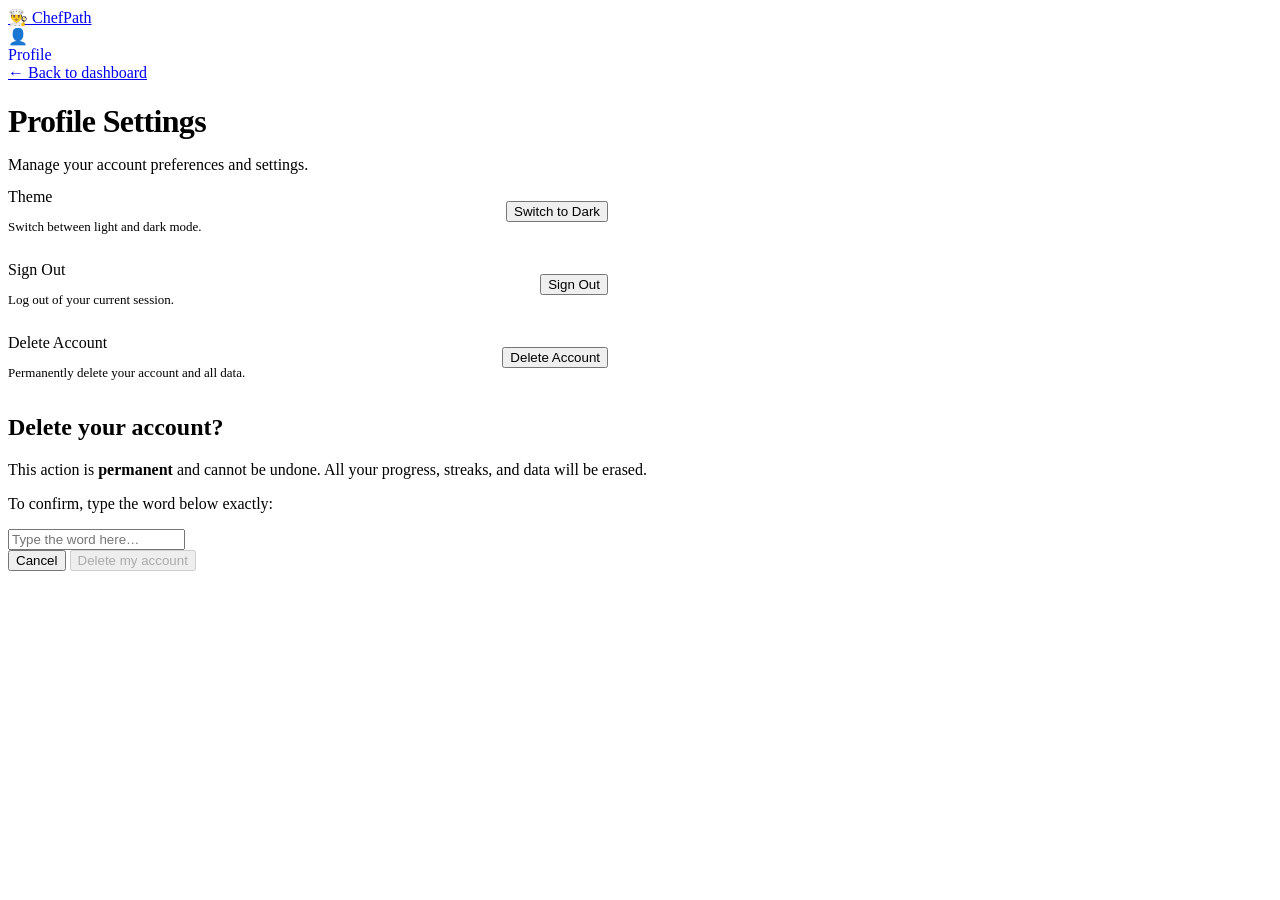
<file: src/main/resources/templates/profile.html>
<!DOCTYPE html>
<html lang="en" xmlns:th="http://www.thymeleaf.org">

<head>
  <meta charset="UTF-8" />
  <meta name="viewport" content="width=device-width, initial-scale=1.0" />
  <meta name="description" content="ChefPath Profile Settings" />
  <title>Profile — ChefPath</title>
  <link rel="stylesheet" th:href="@{/css/design-system.css}" />
  <script>
    (function(){var t=localStorage.getItem('chefpath-theme');if(t)document.documentElement.setAttribute('data-theme',t);})();
  </script>
</head>

<body>
  <div id="loading-overlay" class="loading-overlay hidden">
    <div class="spinner"></div>
  </div>

  <!-- ── NAVBAR ── -->
  <nav class="navbar">
    <div class="navbar__inner">
      <a href="/dashboard" class="navbar__logo">
        <span class="navbar__logo-icon">👨‍🍳</span> ChefPath
      </a>
      <div class="navbar__right">
        <a href="/profile" class="profile-btn" style="text-decoration: none;">
          <div class="profile-btn__avatar">👤</div>
          <span>Profile</span>
        </a>
      </div>
    </div>
  </nav>


  <div class="profile-page__header">
    <a href="/dashboard" class="back-link">← Back to dashboard</a>
  </div>

  <!-- ── PROFILE SETTINGS ── -->
  <main class="container" style="max-width: 600px; padding-bottom: var(--sp-2xl);">
    <h1
      style="font-family: var(--font-display); font-size: 32px; font-weight: 600; margin-bottom: var(--sp-sm); letter-spacing: -0.02em;">
      Profile Settings</h1>
    <p style="color: var(--muted); margin-bottom: var(--sp-xl);">Manage your account preferences and settings.</p>

    <div style="display: flex; flex-direction: column; gap: var(--sp-md);">

      <!-- Theme Setting -->
      <div
        style="border: 1px solid var(--border); border-radius: var(--radius-card); padding: var(--sp-lg); display: flex; align-items: center; justify-content: space-between;">
        <div>
          <h2 style="font-size: 16px; font-weight: 500; margin-bottom: 4px;">Theme</h2>
          <p style="font-size: 13px; color: var(--muted);">Switch between light and dark mode.</p>
        </div>
        <button id="btn-toggle-theme" class="btn btn-outline btn-sm">Toggle Theme</button>
      </div>

      <!-- Sign Out -->
      <div
        style="border: 1px solid var(--border); border-radius: var(--radius-card); padding: var(--sp-lg); display: flex; align-items: center; justify-content: space-between;">
        <div>
          <h2 style="font-size: 16px; font-weight: 500; margin-bottom: 4px;">Sign Out</h2>
          <p style="font-size: 13px; color: var(--muted);">Log out of your current session.</p>
        </div>
        <button id="btn-sign-out" class="btn btn-outline btn-sm">Sign Out</button>
      </div>

      <!-- Delete Account -->
      <div
        style="border: 1px solid var(--border); border-radius: var(--radius-card); padding: var(--sp-lg); display: flex; align-items: center; justify-content: space-between; background: var(--snow);">
        <div>
          <h2 style="font-size: 16px; font-weight: 500; margin-bottom: 4px; color: var(--black);">Delete Account</h2>
          <p style="font-size: 13px; color: var(--muted);">Permanently delete your account and all data.</p>
        </div>
        <button id="btn-open-delete-modal" class="btn btn-black btn-sm">Delete Account</button>
      </div>

    </div>
  </main>

  <!-- ── DELETE ACCOUNT MODAL ── -->
  <div id="delete-modal" class="modal-backdrop" role="dialog" aria-modal="true" aria-labelledby="modal-title">
    <div class="modal-card">
      <h2 id="modal-title" class="modal-title">Delete your account?</h2>
      <p class="modal-body">
        This action is <strong>permanent</strong> and cannot be undone. All your progress, streaks, and data will be erased.
      </p>
      <p class="modal-body" style="margin-top: 8px;">
        To confirm, type the word below exactly:
      </p>
      <div class="modal-word-challenge">
        <span id="confirm-word" class="modal-word"></span>
      </div>
      <input
        id="confirm-input"
        type="text"
        class="input-field modal-input"
        placeholder="Type the word here…"
        autocomplete="off"
        spellcheck="false"
      />
      <div id="modal-error" class="modal-error" hidden>That's not quite right. Check the word and try again.</div>
      <div class="modal-actions">
        <button id="btn-cancel-delete" class="btn btn-outline btn-sm">Cancel</button>
        <button id="btn-confirm-delete" class="btn btn-black btn-sm" disabled>Delete my account</button>
      </div>
    </div>
  </div>

  <script th:inline="javascript">
    window.__SUPABASE_URL__ = /*[[${supabaseUrl}]]*/ '';
    window.__SUPABASE_ANON_KEY__ = /*[[${supabaseAnonKey}]]*/ '';
  </script>
  <script th:src="@{/js/supabase-auth.js}"></script>
  <script>
    // ── Theme ──
    const root = document.documentElement;
    const THEME_KEY = 'chefpath-theme';
    function applyTheme(theme) {
      root.setAttribute('data-theme', theme);
      localStorage.setItem(THEME_KEY, theme);
      const btn = document.getElementById('btn-toggle-theme');
      if (btn) btn.textContent = theme === 'dark' ? 'Switch to Light' : 'Switch to Dark';
    }
    // Restore saved theme on load
    applyTheme(localStorage.getItem(THEME_KEY) || 'light');
    document.getElementById('btn-toggle-theme').addEventListener('click', function () {
      const current = root.getAttribute('data-theme') || 'light';
      applyTheme(current === 'dark' ? 'light' : 'dark');
    });

    // ── Sign Out ──
    document.getElementById('btn-sign-out').addEventListener('click', function () {
      Session.clear();
      window.location.href = '/login';
    });

    // ── Delete Account Modal ──
    const WORD_POOL = [
      'forest','canyon','marble','breeze','cobalt','mirror',
      'lantern','falcon','spiral','whisper','ember','anchor',
      'velvet','quartz','summit','glacier','pebble','thunder'
    ];

    function randomWord() {
      return WORD_POOL[Math.floor(Math.random() * WORD_POOL.length)];
    }

    let challengeWord = '';

    const modal      = document.getElementById('delete-modal');
    const wordEl     = document.getElementById('confirm-word');
    const input      = document.getElementById('confirm-input');
    const confirmBtn = document.getElementById('btn-confirm-delete');
    const cancelBtn  = document.getElementById('btn-cancel-delete');
    const errorEl    = document.getElementById('modal-error');

    document.getElementById('btn-open-delete-modal').addEventListener('click', function () {
      challengeWord = randomWord();
      wordEl.textContent = challengeWord;
      input.value = '';
      confirmBtn.disabled = true;
      confirmBtn.textContent = 'Delete my account';
      errorEl.hidden = true;
      modal.classList.add('open');
      requestAnimationFrame(() => modal.classList.add('visible'));
      setTimeout(() => input.focus(), 50);
    });

    function closeModal() {
      modal.classList.remove('visible');
      setTimeout(() => { modal.classList.remove('open'); }, 220);
    }

    cancelBtn.addEventListener('click', closeModal);

    modal.addEventListener('click', function (e) {
      if (e.target === modal) closeModal();
    });

    input.addEventListener('input', function () {
      confirmBtn.disabled = input.value.trim() !== challengeWord;
      errorEl.hidden = true;
    });

    confirmBtn.addEventListener('click', async function () {
      if (input.value.trim() !== challengeWord) {
        errorEl.hidden = true;
        errorEl.textContent = "That's not quite right. Check the word and try again.";
        errorEl.hidden = false;
        return;
      }

      confirmBtn.disabled = true;
      confirmBtn.textContent = 'Sending request…';

      try {
        const jwt    = await Auth.getValidJwt();
        const userId = Session.getUserId();
        const email  = Session.get()?.user?.email || '';

        const res = await fetch(`/api/users/${userId}`, {
          method: 'DELETE',
          headers: {
            'Content-Type': 'application/json',
            'Authorization': `Bearer ${jwt}`
          },
          body: JSON.stringify({ email })
        });

        if (!res.ok) {
          const err = await res.json().catch(() => ({}));
          throw new Error(err.message || `Failed (HTTP ${res.status})`);
        }

        closeModal();

        // Show inline success message — no redirect, account still active pending review
        const deleteCard = document.getElementById('btn-open-delete-modal').closest('div');
        deleteCard.innerHTML = `
          <div>
            <h2 style="font-size:16px;font-weight:500;margin-bottom:4px;">Delete Account</h2>
            <p style="font-size:13px;color:var(--muted);">✓ Your request has been received. We'll review it and notify you by email.</p>
          </div>`;

      } catch (err) {
        errorEl.textContent = err.message || 'Something went wrong. Please try again.';
        errorEl.hidden = false;
        confirmBtn.disabled = false;
        confirmBtn.textContent = 'Delete my account';
      }
    });
  </script>
</body>

</html>
</file>
<file: docs/css/design-system.css>
@import url('https://fonts.googleapis.com/css2?family=Plus+Jakarta+Sans:ital,wght@0,400;0,500;0,600;1,400&family=Inter:wght@400;500&display=swap');

:root {
  --black: #111111;
  --near-black: #1a1a1a;
  --white: #ffffff;
  --snow: #f8f8f8;
  --light: #efefef;
  --border: #e2e2e2;
  --muted: #767676;
  --faint: #aaaaaa;
  --accent: #111111;

  --font-display: 'Plus Jakarta Sans', system-ui, sans-serif;
  --font-body: 'Inter', system-ui, sans-serif;
  --font-mono: ui-monospace, 'SFMono-Regular', Menlo, monospace;

  --radius-pill: 9999px;
  --radius-card: 14px;
  --radius-sm: 8px;

  --sp-xs: 4px;
  --sp-sm: 8px;
  --sp-md: 16px;
  --sp-lg: 24px;
  --sp-xl: 48px;
  --sp-2xl: 88px;

  --nav-h: 60px;
  --footer-h: 68px;
  --t: 0.15s ease;
}

/* ── Reset ── */
*,
*::before,
*::after {
  box-sizing: border-box;
  margin: 0;
  padding: 0;
}

html {
  font-size: 16px;
  scroll-behavior: smooth;
}

body {
  font-family: var(--font-body);
  color: var(--black);
  background: var(--white);
  -webkit-font-smoothing: antialiased;
  min-height: 100vh;
}

/* ── Dark Mode ── */
[data-theme="dark"] {
  --black: #f0f0f0;
  --near-black: #e0e0e0;
  --white: #0e0e0e;
  --snow: #1a1a1a;
  --light: #252525;
  --border: #333333;
  --muted: #999999;
  --faint: #555555;
  --accent: #f0f0f0;
}

[data-theme="dark"] body {
  color: #f0f0f0;
  background: #0e0e0e;
}

a {
  color: inherit;
  text-decoration: none;
}

button {
  cursor: pointer;
  font-family: inherit;
  border: none;
  background: none;
}

img {
  max-width: 100%;
  display: block;
}

/* ── Utilities ── */
.container {
  max-width: 960px;
  margin: 0 auto;
  padding: 0 var(--sp-lg);
  width: 100%;
}

.sr-only {
  position: absolute;
  width: 1px;
  height: 1px;
  overflow: hidden;
  clip: rect(0, 0, 0, 0);
  white-space: nowrap;
}

/* ── Loading overlay ── */
.loading-overlay {
  position: fixed;
  inset: 0;
  background: rgba(255, 255, 255, 0.9);
  display: flex;
  align-items: center;
  justify-content: center;
  z-index: 9999;
}

.loading-overlay.hidden {
  display: none;
}

.spinner {
  width: 22px;
  height: 22px;
  border: 2px solid var(--border);
  border-top-color: var(--black);
  border-radius: 50%;
  animation: spin .6s linear infinite;
}

@keyframes spin {
  to {
    transform: rotate(360deg);
  }
}

/* ── Toast ── */
.toast {
  position: fixed;
  bottom: calc(var(--footer-h) + var(--sp-md));
  left: 50%;
  transform: translateX(-50%) translateY(10px);
  background: var(--black);
  color: var(--white);
  padding: 10px 20px;
  border-radius: var(--radius-pill);
  font-size: 13px;
  opacity: 0;
  pointer-events: none;
  z-index: 10000;
  transition: opacity .2s, transform .2s;
  white-space: nowrap;
}

.toast.visible {
  opacity: 1;
  transform: translateX(-50%) translateY(0);
}

.toast--error {
  background: #222;
  border: 1px solid #444;
}

/* ════════════════════════════
   NAVBAR
════════════════════════════ */
.navbar {
  position: sticky;
  top: 0;
  z-index: 100;
  height: var(--nav-h);
  background: rgba(255, 255, 255, 0.92);
  backdrop-filter: blur(12px);
  -webkit-backdrop-filter: blur(12px);
  border-bottom: 1px solid var(--border);
  display: flex;
  align-items: center;
}

[data-theme="dark"] .navbar {
  background: rgba(14, 14, 14, 0.92);
}

.navbar__inner {
  display: flex;
  align-items: center;
  justify-content: space-between;
  max-width: 960px;
  margin: 0 auto;
  padding: 0 var(--sp-lg);
  width: 100%;
}

.navbar__logo {
  display: flex;
  align-items: center;
  gap: var(--sp-sm);
  font-family: var(--font-display);
  font-size: 17px;
  font-weight: 600;
  color: var(--black);
  letter-spacing: -0.02em;
}

.navbar__logo-icon {
  font-size: 22px;
  line-height: 1;
}

.navbar__right {
  display: flex;
  align-items: center;
  gap: var(--sp-md);
}

/* Streak badge */
.streak-badge {
  display: inline-flex;
  align-items: center;
  gap: 5px;
  padding: 5px 12px;
  border-radius: var(--radius-pill);
  background: var(--snow);
  border: 1px solid var(--border);
  font-size: 13px;
  font-weight: 500;
  color: var(--black);
}

.streak-badge__icon {
  font-size: 14px;
}

/* Profile dropdown */
.profile-menu {
  position: relative;
}

.profile-btn {
  display: flex;
  align-items: center;
  gap: 6px;
  padding: 6px 14px;
  border-radius: var(--radius-pill);
  border: 1px solid var(--border);
  font-size: 13px;
  font-weight: 500;
  color: var(--black);
  background: var(--white);
  transition: background var(--t), border-color var(--t);
}

.profile-btn:hover {
  background: var(--snow);
}

.profile-btn__avatar {
  width: 24px;
  height: 24px;
  border-radius: 50%;
  background: var(--light);
  display: flex;
  align-items: center;
  justify-content: center;
  font-size: 12px;
  overflow: hidden;
}

.profile-dropdown {
  position: absolute;
  top: calc(100% + 8px);
  right: 0;
  background: var(--white);
  border: 1px solid var(--border);
  border-radius: var(--radius-card);
  min-width: 140px;
  overflow: hidden;
  display: none;
  box-shadow: 0 4px 24px rgba(0, 0, 0, 0.08);
}

.profile-dropdown.open {
  display: block;
}

.profile-dropdown__item {
  display: block;
  padding: 10px 16px;
  font-size: 14px;
  color: var(--black);
  cursor: pointer;
  transition: background var(--t);
  width: 100%;
  text-align: left;
}

.profile-dropdown__item:hover {
  background: var(--snow);
}

.profile-dropdown__item--danger {
  color: #c0392b;
}

/* ════════════════════════════
   LOGIN PAGE
════════════════════════════ */
.page-login {
  min-height: 100vh;
  display: flex;
  align-items: center;
  justify-content: center;
  padding: var(--sp-lg);
  background: var(--white);
}

.login-card {
  width: 100%;
  max-width: 360px;
  background: var(--white);
  border: 1px solid var(--border);
  border-radius: var(--radius-card);
  padding: var(--sp-xl) var(--sp-lg) var(--sp-lg);
}

.login-icon {
  font-size: 40px;
  text-align: center;
  display: block;
  margin-bottom: var(--sp-md);
}

.login-title {
  font-family: var(--font-display);
  font-size: 26px;
  font-weight: 600;
  text-align: center;
  color: var(--black);
  letter-spacing: -0.02em;
  margin-bottom: 4px;
}

.login-subtitle {
  font-size: 14px;
  color: var(--muted);
  text-align: center;
  margin-bottom: var(--sp-xl);
}

.login-form {
  display: flex;
  flex-direction: column;
  gap: var(--sp-sm);
}

.login-error {
  display: none;
  font-size: 13px;
  color: var(--black);
  padding: 10px 14px;
  background: var(--snow);
  border: 1px solid var(--border);
  border-radius: var(--radius-sm);
  line-height: 1.4;
  margin-bottom: 4px;
}

.login-footer {
  margin-top: var(--sp-md);
  text-align: center;
  font-size: 13px;
  color: var(--muted);
}

.login-footer a {
  color: var(--black);
  font-weight: 500;
  text-decoration: underline;
  text-underline-offset: 3px;
}

/* ════════════════════════════
   BUTTONS & INPUTS
════════════════════════════ */
.btn {
  display: inline-flex;
  align-items: center;
  justify-content: center;
  gap: 6px;
  padding: 10px 22px;
  border-radius: var(--radius-pill);
  font-size: 14px;
  font-weight: 500;
  font-family: var(--font-body);
  line-height: 1;
  border: 1px solid transparent;
  transition: background var(--t), border-color var(--t), color var(--t), opacity var(--t);
  white-space: nowrap;
  cursor: pointer;
  text-decoration: none;
}

.btn-black {
  background: var(--black);
  color: var(--white);
  border-color: var(--black);
}

.btn-black:hover:not(:disabled) {
  background: var(--near-black);
}

.btn-light {
  background: var(--light);
  color: var(--near-black);
  border-color: var(--light);
}

.btn-light:hover:not(:disabled) {
  background: var(--border);
}

.btn-outline {
  background: var(--white);
  color: var(--black);
  border-color: var(--border);
}

.btn-outline:hover:not(:disabled) {
  background: var(--snow);
}

.btn-outline-muted {
  background: var(--white);
  color: var(--muted);
  border-color: var(--border);
  cursor: not-allowed;
}

.btn:disabled {
  opacity: .4;
  cursor: not-allowed;
  pointer-events: none;
}

.btn-sm {
  padding: 7px 16px;
  font-size: 13px;
}

.btn-lg {
  padding: 13px 32px;
  font-size: 15px;
}

.btn-full {
  width: 100%;
  justify-content: center;
}

.input-field {
  display: block;
  width: 100%;
  padding: 10px 16px;
  border-radius: var(--radius-pill);
  border: 1px solid var(--border);
  background: var(--white);
  font-size: 14px;
  font-family: var(--font-body);
  color: var(--black);
  outline: none;
  transition: border-color var(--t), box-shadow var(--t);
}

.input-field::placeholder {
  color: var(--faint);
}

.input-field:focus {
  border-color: var(--black);
  box-shadow: 0 0 0 3px rgba(17, 17, 17, .08);
}

/* ════════════════════════════
   HERO / INFINITE CAROUSEL
════════════════════════════ */
.hero-section {
  min-height: calc(100vh - var(--nav-h));
  display: flex;
  flex-direction: column;
  align-items: center;
  justify-content: center;
  position: relative;
  overflow: hidden;
  padding: var(--sp-xl) 0;
}

.hero-eyebrow {
  font-family: var(--font-mono);
  font-size: 11px;
  letter-spacing: .1em;
  text-transform: uppercase;
  color: var(--faint);
  margin-bottom: var(--sp-md);
  text-align: center;
}

.hero-title {
  font-family: var(--font-display);
  font-size: clamp(32px, 5vw, 56px);
  font-weight: 600;
  line-height: 1.1;
  letter-spacing: -0.03em;
  color: var(--black);
  text-align: center;
  margin-bottom: var(--sp-xl);
}

/* ── Infinite auto-scroll carousel (CSS only) ── */
.carousel-infinite {
  width: 100%;
  max-width: 900px;
  margin: 0 auto var(--sp-xl);
  overflow: hidden;
  border-radius: var(--radius-card);
  border: 1px solid var(--border);
}

/* The belt: 10 slides duplicated → 20 total, each 100% wide */
/* We scroll from 0% → -50% (10 slides) then loop */
.carousel-infinite__track {
  display: flex;
  /* 20 slides × 100% = 2000% wide. Each slide is 1/20 = 5% */
  width: 2000%;
}

/* ── Carousel Navigation Buttons ── */
.carousel-btn {
  flex-shrink: 0;
  width: 44px;
  height: 44px;
  border-radius: var(--radius-pill);
  background: var(--white);
  border: 1px solid var(--border);
  color: var(--black);
  display: flex;
  align-items: center;
  justify-content: center;
  font-size: 16px;
  cursor: pointer;
  z-index: 10;
  transition: background var(--t), transform var(--t);
  outline: none;
}

.carousel-btn:hover {
  background: var(--snow);
  transform: scale(1.05);
}

.carousel-infinite__slide {
  /* Each slide is 1/20 of the 2000% track = 5% of track = 100% of viewport */
  flex: 0 0 5%;
  display: grid;
  grid-template-columns: 1fr 1fr;
  background: var(--white);
  min-height: 320px;
}

.carousel-infinite__img {
  overflow: hidden;
}

.carousel-infinite__img img {
  width: 100%;
  height: 100%;
  object-fit: cover;
  display: block;
}

.carousel-infinite__body {
  padding: var(--sp-xl) var(--sp-lg);
  display: flex;
  flex-direction: column;
  justify-content: center;
  gap: var(--sp-md);
  border-left: 1px solid var(--border);
}

.carousel-infinite__fact-num {
  font-family: var(--font-mono);
  font-size: 11px;
  color: var(--faint);
  letter-spacing: .08em;
  text-transform: uppercase;
}

.carousel-infinite__fact-text {
  font-family: var(--font-display);
  font-size: 18px;
  font-weight: 500;
  line-height: 1.55;
  color: var(--black);
}

/* Scroll cue */
.scroll-cue {
  display: flex;
  flex-direction: column;
  align-items: center;
  gap: 6px;
  margin-top: var(--sp-xl);
  cursor: pointer;
  transition: opacity var(--t);
  animation: float 2.4s ease-in-out infinite;
  background: none;
  border: none;
}

.scroll-cue:hover {
  opacity: .6;
}

.scroll-cue__label {
  font-size: 12px;
  color: var(--muted);
  letter-spacing: .06em;
  text-transform: uppercase;
}

.scroll-cue__arrow {
  font-size: 20px;
  color: var(--muted);
  line-height: 1;
}

@keyframes float {

  0%,
  100% {
    transform: translateY(0);
  }

  50% {
    transform: translateY(6px);
  }
}

/* ════════════════════════════
   UNITS SECTION
════════════════════════════ */
.units-section {
  padding: var(--sp-2xl) 0;
  border-top: 1px solid var(--border);
}

.section-eyebrow {
  font-family: var(--font-mono);
  font-size: 11px;
  letter-spacing: .1em;
  text-transform: uppercase;
  color: var(--faint);
  margin-bottom: var(--sp-sm);
}

.section-title {
  font-family: var(--font-display);
  font-size: 28px;
  font-weight: 600;
  color: var(--black);
  letter-spacing: -0.02em;
  margin-bottom: var(--sp-xl);
}

.units-grid {
  display: grid;
  grid-template-columns: repeat(auto-fill, minmax(280px, 1fr));
  gap: var(--sp-md);
}

.unit-btn {
  display: flex;
  flex-direction: column;
  align-items: flex-start;
  padding: var(--sp-lg);
  border: 1px solid var(--border);
  border-radius: var(--radius-card);
  background: var(--white);
  text-align: left;
  cursor: pointer;
  text-decoration: none;
  color: var(--black);
  transition: border-color var(--t), background var(--t), transform var(--t);
  position: relative;
  overflow: hidden;
}

.unit-btn:hover:not(.unit-btn--locked) {
  border-color: var(--black);
  transform: translateY(-1px);
}

.unit-btn--locked {
  cursor: not-allowed;
  opacity: .5;
}

.unit-btn--complete {
  border-color: var(--black);
  background: var(--snow);
}

.unit-btn__num {
  font-family: var(--font-mono);
  font-size: 11px;
  color: var(--faint);
  margin-bottom: var(--sp-sm);
}

.unit-btn__title {
  font-family: var(--font-display);
  font-size: 15px;
  font-weight: 600;
  color: var(--black);
  line-height: 1.3;
  margin-bottom: var(--sp-xs);
}

.unit-btn__desc {
  font-size: 12px;
  color: var(--muted);
  line-height: 1.4;
  margin-bottom: var(--sp-md);
}

.unit-btn__footer {
  display: flex;
  align-items: center;
  justify-content: space-between;
  width: 100%;
  margin-top: auto;
}

.unit-btn__badge {
  display: inline-flex;
  align-items: center;
  gap: 4px;
  padding: 3px 10px;
  border-radius: var(--radius-pill);
  font-size: 11px;
  font-weight: 500;
}

.badge--unlocked {
  background: var(--light);
  color: var(--near-black);
}

.badge--locked {
  background: var(--snow);
  color: var(--faint);
  border: 1px solid var(--border);
}

.badge--complete {
  background: var(--black);
  color: var(--white);
}

.unit-btn__arrow {
  font-size: 16px;
  color: var(--faint);
}

.unit-btn__progress {
  width: 100%;
  height: 2px;
  background: var(--border);
  border-radius: var(--radius-pill);
  margin-bottom: var(--sp-md);
  overflow: hidden;
}

.unit-btn__progress-fill {
  height: 100%;
  background: var(--black);
  border-radius: var(--radius-pill);
  transition: width .4s ease;
}

/* ════════════════════════════
   UNIT DETAIL PAGE
════════════════════════════ */
/* Extra bottom padding to clear the footer nav */
.unit-page {
  padding-bottom: calc(var(--footer-h) + var(--sp-2xl));
}

.unit-page__header {
  padding: var(--sp-xl) 0 var(--sp-lg);
  border-bottom: 1px solid var(--border);
  margin-bottom: var(--sp-xl);
  text-align: center;
}

.back-link {
  display: inline-flex;
  align-items: center;
  gap: 6px;
  font-size: 13px;
  color: var(--muted);
  margin-bottom: var(--sp-md);
  transition: color var(--t);
}

.back-link:hover {
  color: var(--black);
}

.unit-page__title {
  font-family: var(--font-display);
  font-size: 30px;
  font-weight: 600;
  color: var(--black);
  letter-spacing: -0.02em;
  line-height: 1.2;
  margin-bottom: 8px;
}

.unit-page__subtitle {
  font-size: 15px;
  color: var(--muted);
  margin-bottom: 6px;
  line-height: 1.5;
}

.unit-page__meta {
  font-size: 13px;
  color: var(--faint);
}

/* ── Lesson cards (always-expanded, horizontal layout) ── */
.lessons-list {
  display: flex;
  flex-direction: column;
  gap: var(--sp-xl);
}

.lcard {
  display: grid;
  grid-template-columns: 380px 1fr;
  border: 1px solid var(--border);
  border-radius: var(--radius-card);
  overflow: hidden;
  background: var(--white);
  transition: border-color var(--t);
  min-height: 240px;
}

.lcard:hover {
  border-color: #ccc;
}

.lcard--done {
  border-color: var(--black);
}

/* Video side */
.lcard__video {
  position: relative;
  background: var(--near-black);
  overflow: hidden;
  aspect-ratio: 4/3;
}

.lcard__thumb {
  width: 100%;
  height: 100%;
  object-fit: cover;
  display: block;
  transition: transform .4s ease;
}

.lcard:hover .lcard__thumb {
  transform: scale(1.03);
}

.lcard__play-btn {
  position: absolute;
  inset: 0;
  display: flex;
  align-items: center;
  justify-content: center;
  background: rgba(0, 0, 0, 0.32);
  color: var(--white);
  font-size: 28px;
  border: none;
  cursor: pointer;
  transition: background var(--t);
}

.lcard__play-btn:hover {
  background: rgba(0, 0, 0, 0.5);
}

.lcard__video iframe {
  position: absolute;
  inset: 0;
  width: 100%;
  height: 100%;
  border: none;
}

.lcard__no-video {
  width: 100%;
  height: 100%;
  display: flex;
  flex-direction: column;
  align-items: center;
  justify-content: center;
  color: var(--faint);
  gap: var(--sp-sm);
  font-size: 13px;
}

/* Info side */
.lcard__body {
  padding: var(--sp-xl) var(--sp-lg);
  display: flex;
  flex-direction: column;
  gap: var(--sp-md);
  border-left: 1px solid var(--border);
}

.lcard__title {
  font-family: var(--font-display);
  font-size: 20px;
  font-weight: 600;
  color: var(--black);
  line-height: 1.3;
}

.lcard--done .lcard__title {
  color: var(--muted);
}

.lcard__desc {
  font-size: 14px;
  color: var(--muted);
  line-height: 1.7;
  flex: 1;
}

.lcard__actions {
  display: flex;
  justify-content: flex-start;
  margin-top: auto;
}

/* Responsive */
@media (max-width: 700px) {
  .lcard {
    grid-template-columns: 1fr;
  }

  .lcard__body {
    border-left: none;
    border-top: 1px solid var(--border);
  }

  .lcard__video {
    aspect-ratio: 16/9;
  }

  .carousel-infinite__track {
    animation: carousel-scroll 70s infinite;
  }
}


/* ════════════════════════════
   FOOTER UNIT NAV
════════════════════════════ */
.unit-footer-nav {
  position: fixed;
  bottom: 0;
  left: 0;
  right: 0;
  height: var(--footer-h);
  background: rgba(255, 255, 255, 0.96);
  backdrop-filter: blur(12px);
  -webkit-backdrop-filter: blur(12px);
  border-top: 1px solid var(--border);
  display: flex;
  align-items: center;
  z-index: 90;
}

.unit-footer-nav__inner {
  max-width: 960px;
  margin: 0 auto;
  padding: 0 var(--sp-lg);
  width: 100%;
  display: flex;
  align-items: center;
  justify-content: space-between;
}

.unit-footer-nav__center {
  font-family: var(--font-mono);
  font-size: 12px;
  color: var(--faint);
  letter-spacing: .06em;
  text-transform: uppercase;
}

/* ════════════════════════════
   RESPONSIVE
════════════════════════════ */
@media (max-width: 640px) {
  .container {
    padding: 0 var(--sp-md);
  }

  .carousel-infinite__slide {
    grid-template-columns: 1fr;
    min-height: auto;
  }

  .carousel-infinite__img {
    aspect-ratio: 16/7;
  }

  .carousel-infinite__body {
    border-left: none;
    border-top: 1px solid var(--border);
  }

  .carousel-infinite__track {
    animation: carousel-scroll 70s infinite;
  }

  .units-grid {
    grid-template-columns: 1fr;
  }

  .hero-title {
    font-size: 28px;
  }

  .navbar__inner {
    padding: 0 var(--sp-md);
  }

  .unit-footer-nav__center {
    display: none;
  }
}
</file>
